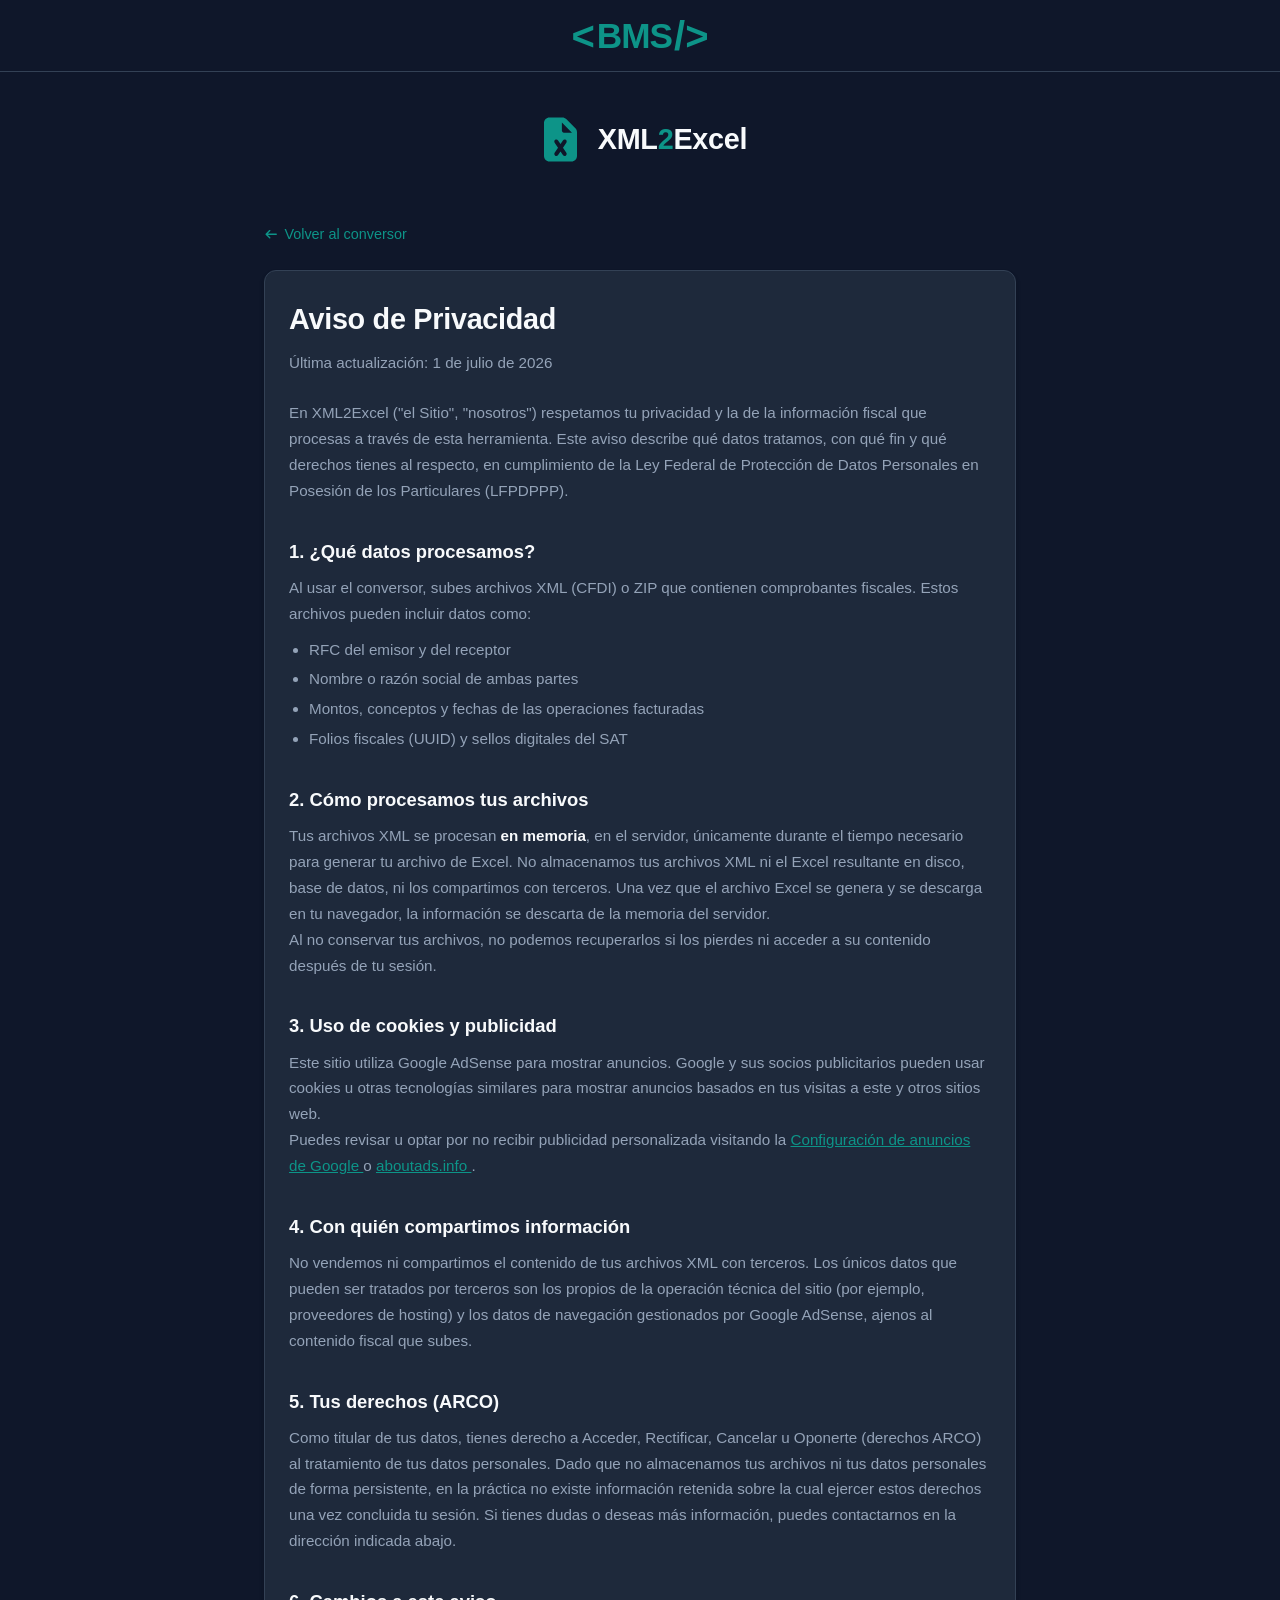
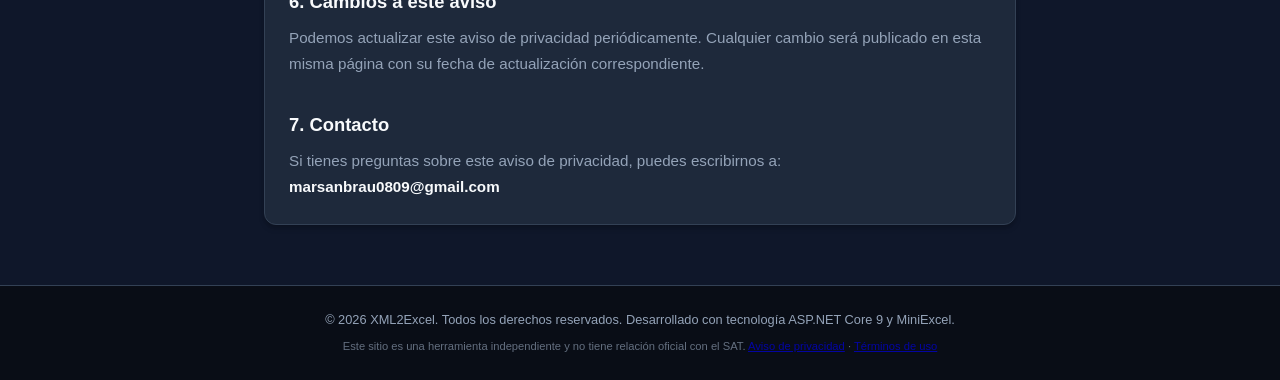
<file: Pages/privacidad.html>
<!DOCTYPE html>
<html lang="es">

<head>
    <meta charset="UTF-8">
    <meta name="viewport" content="width=device-width, initial-scale=1.0">
    <title>Aviso de Privacidad | XML2Excel</title>
    <meta name="description" content="Aviso de privacidad de XML2Excel, conversor de CFDI (XML del SAT) a Excel.">
    <link rel="canonical" href="https://tudominio.com/privacidad.html">

    <link rel="preconnect" href="https://fonts.googleapis.com">
    <link rel="preconnect" href="https://fonts.gstatic.com" crossorigin>

    <link rel="stylesheet" href="/CSS/main.css">
    <link rel="stylesheet" href="/CSS/termsandprivacy.css">

    </style>
</head>

<body>

    <header class="navbar">
        <a href="https://brus0809.github.io" class="logo">
            <span class="bracket">&lt;</span>
            <span class="letters">BMS</span>
            <span class="bracket">/&gt;</span>
        </a>
    </header>

    <div class="app-container">
        <header class="app-header">
            <div class="logo-area">

                <svg class="logo-icon" xmlns="http://www.w3.org/2000/svg" viewBox="0 0 640 640" aria-hidden="true">

                    <path fill="currentColor"
                        d="M128 128C128 92.7 156.7 64 192 64L341.5 64C358.5 64 374.8 70.7 386.8 82.7L493.3 189.3C505.3 201.3 512 217.6 512 234.6L512 512C512 547.3 483.3 576 448 576L192 576C156.7 576 128 547.3 128 512L128 128zM336 122.5L336 216C336 229.3 346.7 240 360 240L453.5 240L336 122.5zM292 330.7C284.6 319.7 269.7 316.7 258.7 324C247.7 331.3 244.7 346.3 252 357.3L291.2 416L252 474.7C244.6 485.7 247.6 500.6 258.7 508C269.8 515.4 284.6 512.4 292 501.3L320 459.3L348 501.3C355.4 512.3 370.3 515.3 381.3 508C392.3 500.7 395.3 485.7 388 474.7L348.8 416L388 357.3C395.4 346.3 392.4 331.4 381.3 324C370.2 316.6 355.4 319.6 348 330.7L320 372.7L292 330.7z" />
                </svg>

                <span class="logo-text">
                    XML<span class="accent-text">2</span>Excel
                </span>

            </div>
        </header>

        <main class="legal-container">
            <a href="/" class="back-link">
                <svg class="back-icon" xmlns="http://www.w3.org/2000/svg" viewBox="0 0 640 640" aria-hidden="true">

                    <path fill="currentColor"
                        d="M73.4 297.4C60.9 309.9 60.9 330.2 73.4 342.7L233.4 502.7C245.9 515.2 266.2 515.2 278.7 502.7C291.2 490.2 291.2 469.9 278.7 457.4L173.3 352L544 352C561.7 352 576 337.7 576 320C576 302.3 561.7 288 544 288L173.3 288L278.7 182.6C291.2 170.1 291.2 149.8 278.7 137.3C266.2 124.8 245.9 124.8 233.4 137.3L73.4 297.3z" />
                </svg>

                <span>Volver al conversor</span>
            </a>

            <div class="main-card">
                <h1>Aviso de Privacidad</h1>
                <p class="legal-updated">Última actualización: 1 de julio de 2026</p>

                <p>
                    En XML2Excel ("el Sitio", "nosotros") respetamos tu privacidad y la de la
                    información fiscal que procesas a través de esta herramienta. Este aviso
                    describe qué datos tratamos, con qué fin y qué derechos tienes al respecto,
                    en cumplimiento de la Ley Federal de Protección de Datos Personales en
                    Posesión de los Particulares (LFPDPPP).
                </p>

                <h2>1. ¿Qué datos procesamos?</h2>
                <p>
                    Al usar el conversor, subes archivos XML (CFDI) o ZIP que contienen
                    comprobantes fiscales. Estos archivos pueden incluir datos como:
                </p>
                <ul>
                    <li>RFC del emisor y del receptor</li>
                    <li>Nombre o razón social de ambas partes</li>
                    <li>Montos, conceptos y fechas de las operaciones facturadas</li>
                    <li>Folios fiscales (UUID) y sellos digitales del SAT</li>
                </ul>

                <h2>2. Cómo procesamos tus archivos</h2>
                <p>
                    Tus archivos XML se procesan <strong>en memoria</strong>, en el servidor,
                    únicamente durante el tiempo necesario para generar tu archivo de Excel.
                    No almacenamos tus archivos XML ni el Excel resultante en disco, base de
                    datos, ni los compartimos con terceros. Una vez que el archivo Excel se
                    genera y se descarga en tu navegador, la información se descarta de la
                    memoria del servidor.
                </p>
                <p>
                    Al no conservar tus archivos, no podemos recuperarlos si los pierdes ni
                    acceder a su contenido después de tu sesión.
                </p>

                <h2>3. Uso de cookies y publicidad</h2>
                <p>
                    Este sitio utiliza Google AdSense para mostrar anuncios. Google y sus
                    socios publicitarios pueden usar cookies u otras tecnologías similares
                    para mostrar anuncios basados en tus visitas a este y otros sitios web.
                </p>
                <p>
                    Puedes revisar u optar por no recibir publicidad personalizada visitando
                    la
                    <a href="https://adssettings.google.com" target="_blank" rel="noopener noreferrer">
                        Configuración de anuncios de Google
                    </a>
                    o
                    <a href="https://www.aboutads.info/choices/" target="_blank" rel="noopener noreferrer">
                        aboutads.info
                    </a>.
                </p>

                <h2>4. Con quién compartimos información</h2>
                <p>
                    No vendemos ni compartimos el contenido de tus archivos XML con terceros.
                    Los únicos datos que pueden ser tratados por terceros son los propios de
                    la operación técnica del sitio (por ejemplo, proveedores de hosting) y
                    los datos de navegación gestionados por Google AdSense, ajenos al
                    contenido fiscal que subes.
                </p>

                <h2>5. Tus derechos (ARCO)</h2>
                <p>
                    Como titular de tus datos, tienes derecho a Acceder, Rectificar, Cancelar
                    u Oponerte (derechos ARCO) al tratamiento de tus datos personales. Dado
                    que no almacenamos tus archivos ni tus datos personales de forma
                    persistente, en la práctica no existe información retenida sobre la cual
                    ejercer estos derechos una vez concluida tu sesión. Si tienes dudas o
                    deseas más información, puedes contactarnos en la dirección indicada
                    abajo.
                </p>

                <h2>6. Cambios a este aviso</h2>
                <p>
                    Podemos actualizar este aviso de privacidad periódicamente. Cualquier
                    cambio será publicado en esta misma página con su fecha de actualización
                    correspondiente.
                </p>

                <h2>7. Contacto</h2>
                <p>
                    Si tienes preguntas sobre este aviso de privacidad, puedes escribirnos a:
                    <strong>marsanbrau0809@gmail.com</strong>
                </p>
            </div>
        </main>
    </div>

    <!-- Footer Section -->
    <footer class="app-footer">
        <div class="footer-content">
            <p>&copy; 2026 XML2Excel. Todos los derechos reservados. Desarrollado con tecnología ASP.NET Core 9 y
                MiniExcel.</p>
            <p class="footer-disclaimer">
                Este sitio es una herramienta independiente y no tiene relación oficial con el SAT.
                <a href="/Pages/privacidad.html">Aviso de privacidad</a> · <a href="/Pages/terminos.html">Términos de
                    uso</a>
            </p>
        </div>
    </footer>

</body>

</html>
</file>
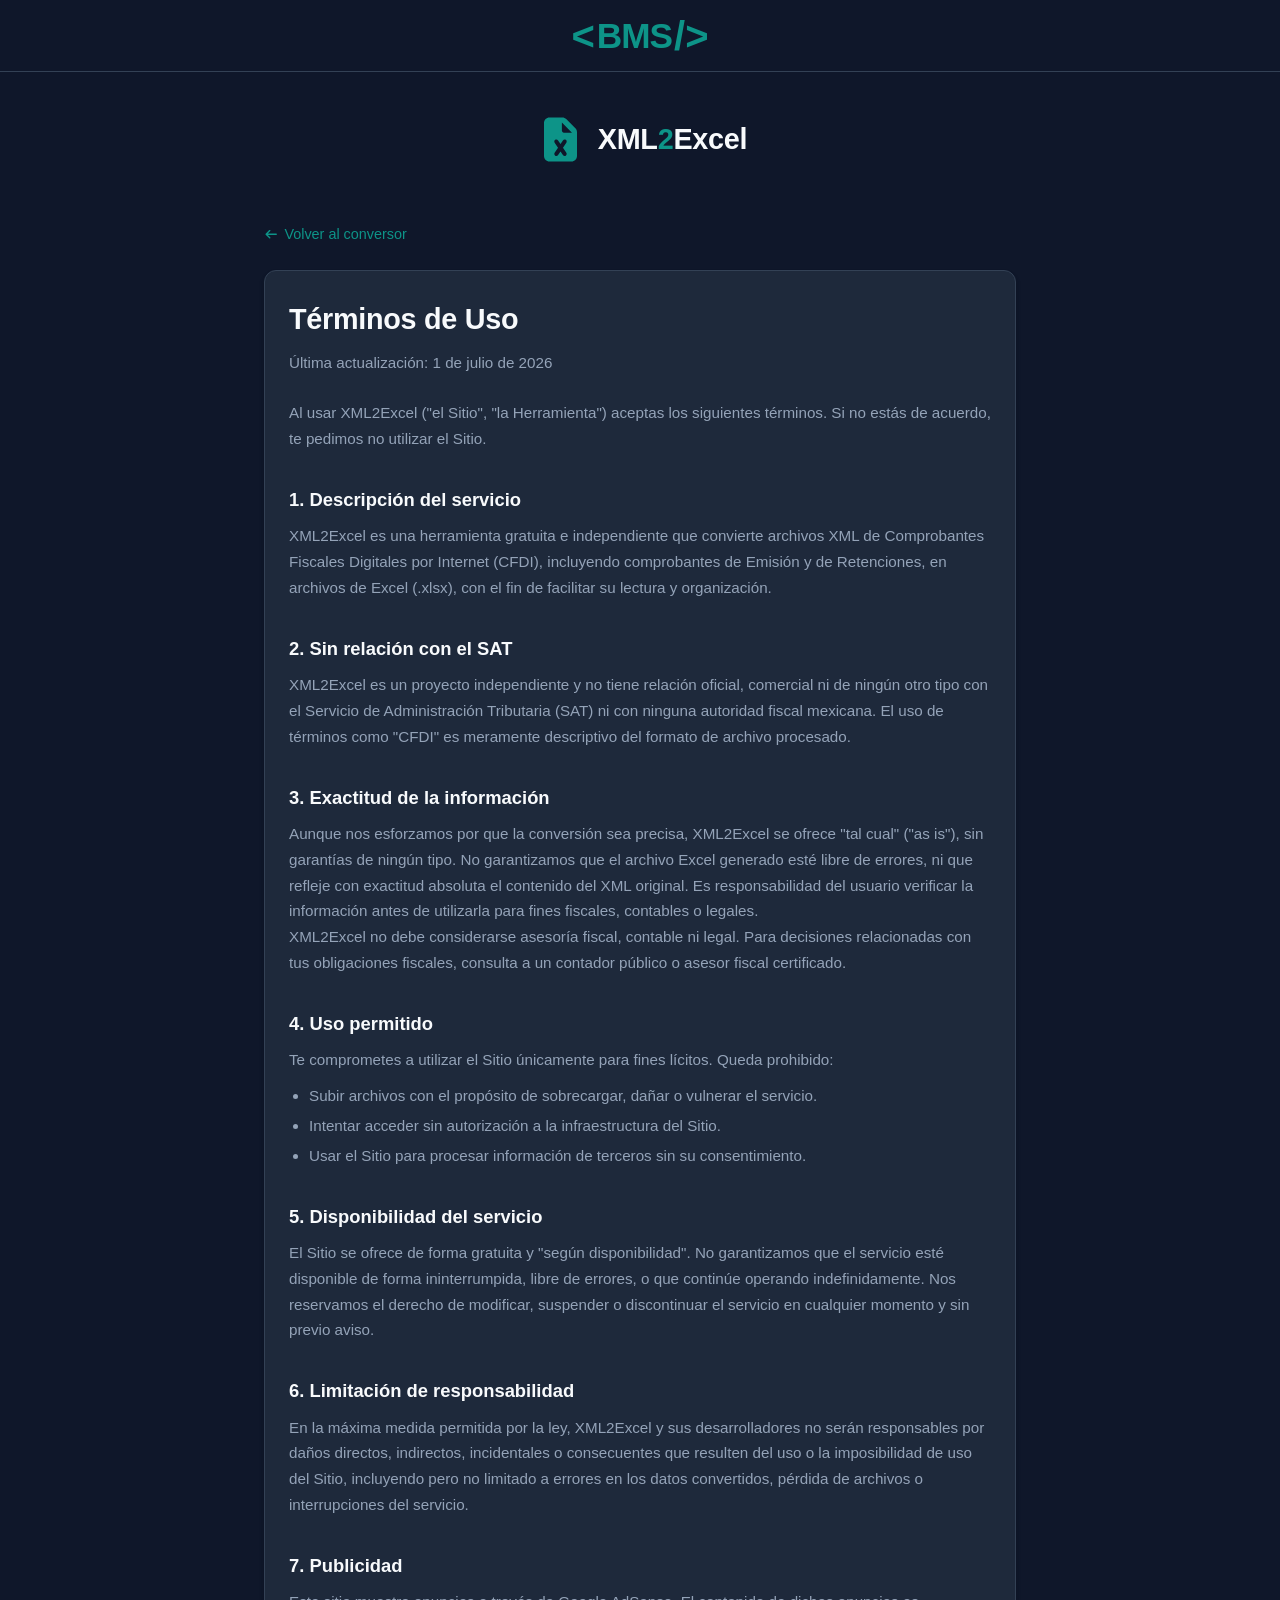
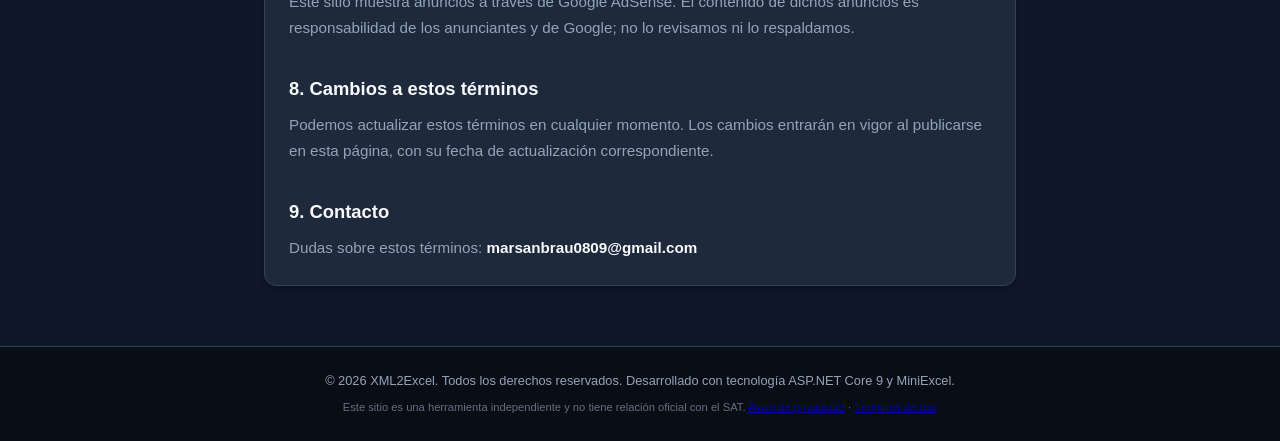
<file: Pages/terminos.html>
<!DOCTYPE html>
<html lang="es">

<head>
    <meta charset="UTF-8">
    <meta name="viewport" content="width=device-width, initial-scale=1.0">
    <title>Términos de Uso | XML2Excel</title>
    <meta name="description" content="Términos de uso de XML2Excel, conversor de CFDI (XML del SAT) a Excel.">

    <link rel="preconnect" href="https://fonts.googleapis.com">
    <link rel="preconnect" href="https://fonts.gstatic.com" crossorigin>

    <link rel="stylesheet" href="/CSS/main.css">
    <link rel="stylesheet" href="/CSS/termsandprivacy.css">
</head>

<body>

    <header class="navbar">
        <a href="https://brus0809.github.io" class="logo">
            <span class="bracket">&lt;</span>
            <span class="letters">BMS</span>
            <span class="bracket">/&gt;</span>
        </a>
    </header>

    <div class="app-container">
        <header class="app-header">
            <div class="logo-area">

                <svg class="logo-icon" xmlns="http://www.w3.org/2000/svg" viewBox="0 0 640 640" aria-hidden="true">

                    <path fill="currentColor"
                        d="M128 128C128 92.7 156.7 64 192 64L341.5 64C358.5 64 374.8 70.7 386.8 82.7L493.3 189.3C505.3 201.3 512 217.6 512 234.6L512 512C512 547.3 483.3 576 448 576L192 576C156.7 576 128 547.3 128 512L128 128zM336 122.5L336 216C336 229.3 346.7 240 360 240L453.5 240L336 122.5zM292 330.7C284.6 319.7 269.7 316.7 258.7 324C247.7 331.3 244.7 346.3 252 357.3L291.2 416L252 474.7C244.6 485.7 247.6 500.6 258.7 508C269.8 515.4 284.6 512.4 292 501.3L320 459.3L348 501.3C355.4 512.3 370.3 515.3 381.3 508C392.3 500.7 395.3 485.7 388 474.7L348.8 416L388 357.3C395.4 346.3 392.4 331.4 381.3 324C370.2 316.6 355.4 319.6 348 330.7L320 372.7L292 330.7z" />
                </svg>

                <span class="logo-text">
                    XML<span class="accent-text">2</span>Excel
                </span>

            </div>
        </header>

        <main class="legal-container">
            <a href="/" class="back-link">
                <svg class="back-icon" xmlns="http://www.w3.org/2000/svg" viewBox="0 0 640 640" aria-hidden="true">

                    <path fill="currentColor"
                        d="M73.4 297.4C60.9 309.9 60.9 330.2 73.4 342.7L233.4 502.7C245.9 515.2 266.2 515.2 278.7 502.7C291.2 490.2 291.2 469.9 278.7 457.4L173.3 352L544 352C561.7 352 576 337.7 576 320C576 302.3 561.7 288 544 288L173.3 288L278.7 182.6C291.2 170.1 291.2 149.8 278.7 137.3C266.2 124.8 245.9 124.8 233.4 137.3L73.4 297.3z" />
                </svg>

                <span>Volver al conversor</span>
            </a>

            <div class="main-card">
                <h1>Términos de Uso</h1>
                <p class="legal-updated">Última actualización: 1 de julio de 2026</p>

                <p>
                    Al usar XML2Excel ("el Sitio", "la Herramienta") aceptas los siguientes
                    términos. Si no estás de acuerdo, te pedimos no utilizar el Sitio.
                </p>

                <h2>1. Descripción del servicio</h2>
                <p>
                    XML2Excel es una herramienta gratuita e independiente que convierte
                    archivos XML de Comprobantes Fiscales Digitales por Internet (CFDI),
                    incluyendo comprobantes de Emisión y de Retenciones, en archivos de
                    Excel (.xlsx), con el fin de facilitar su lectura y organización.
                </p>

                <h2>2. Sin relación con el SAT</h2>
                <p>
                    XML2Excel es un proyecto independiente y no tiene relación oficial,
                    comercial ni de ningún otro tipo con el Servicio de Administración
                    Tributaria (SAT) ni con ninguna autoridad fiscal mexicana. El uso de
                    términos como "CFDI" es meramente descriptivo del formato de archivo
                    procesado.
                </p>

                <h2>3. Exactitud de la información</h2>
                <p>
                    Aunque nos esforzamos por que la conversión sea precisa, XML2Excel se
                    ofrece "tal cual" ("as is"), sin garantías de ningún tipo. No garantizamos
                    que el archivo Excel generado esté libre de errores, ni que refleje con
                    exactitud absoluta el contenido del XML original. Es responsabilidad del
                    usuario verificar la información antes de utilizarla para fines fiscales,
                    contables o legales.
                </p>
                <p>
                    XML2Excel no debe considerarse asesoría fiscal, contable ni legal. Para
                    decisiones relacionadas con tus obligaciones fiscales, consulta a un
                    contador público o asesor fiscal certificado.
                </p>

                <h2>4. Uso permitido</h2>
                <p>Te comprometes a utilizar el Sitio únicamente para fines lícitos. Queda prohibido:</p>
                <ul>
                    <li>Subir archivos con el propósito de sobrecargar, dañar o vulnerar el servicio.</li>
                    <li>Intentar acceder sin autorización a la infraestructura del Sitio.</li>
                    <li>Usar el Sitio para procesar información de terceros sin su consentimiento.</li>
                </ul>

                <h2>5. Disponibilidad del servicio</h2>
                <p>
                    El Sitio se ofrece de forma gratuita y "según disponibilidad". No
                    garantizamos que el servicio esté disponible de forma ininterrumpida,
                    libre de errores, o que continúe operando indefinidamente. Nos reservamos
                    el derecho de modificar, suspender o discontinuar el servicio en
                    cualquier momento y sin previo aviso.
                </p>

                <h2>6. Limitación de responsabilidad</h2>
                <p>
                    En la máxima medida permitida por la ley, XML2Excel y sus desarrolladores
                    no serán responsables por daños directos, indirectos, incidentales o
                    consecuentes que resulten del uso o la imposibilidad de uso del Sitio,
                    incluyendo pero no limitado a errores en los datos convertidos, pérdida
                    de archivos o interrupciones del servicio.
                </p>

                <h2>7. Publicidad</h2>
                <p>
                    Este sitio muestra anuncios a través de Google AdSense. El contenido de
                    dichos anuncios es responsabilidad de los anunciantes y de Google; no
                    lo revisamos ni lo respaldamos.
                </p>

                <h2>8. Cambios a estos términos</h2>
                <p>
                    Podemos actualizar estos términos en cualquier momento. Los cambios
                    entrarán en vigor al publicarse en esta página, con su fecha de
                    actualización correspondiente.
                </p>

                <h2>9. Contacto</h2>
                <p>
                    Dudas sobre estos términos: <strong>marsanbrau0809@gmail.com</strong>
                </p>
            </div>
        </main>
    </div>

    <!-- Footer Section -->
    <footer class="app-footer">
        <div class="footer-content">
            <p>&copy; 2026 XML2Excel. Todos los derechos reservados. Desarrollado con tecnología ASP.NET Core 9 y
                MiniExcel.</p>
            <p class="footer-disclaimer">
                Este sitio es una herramienta independiente y no tiene relación oficial con el SAT.
                <a href="/Pages/privacidad.html">Aviso de privacidad</a> · <a href="/Pages/terminos.html">Términos de
                    uso</a>
            </p>
        </div>
    </footer>

</body>

</html>
</file>
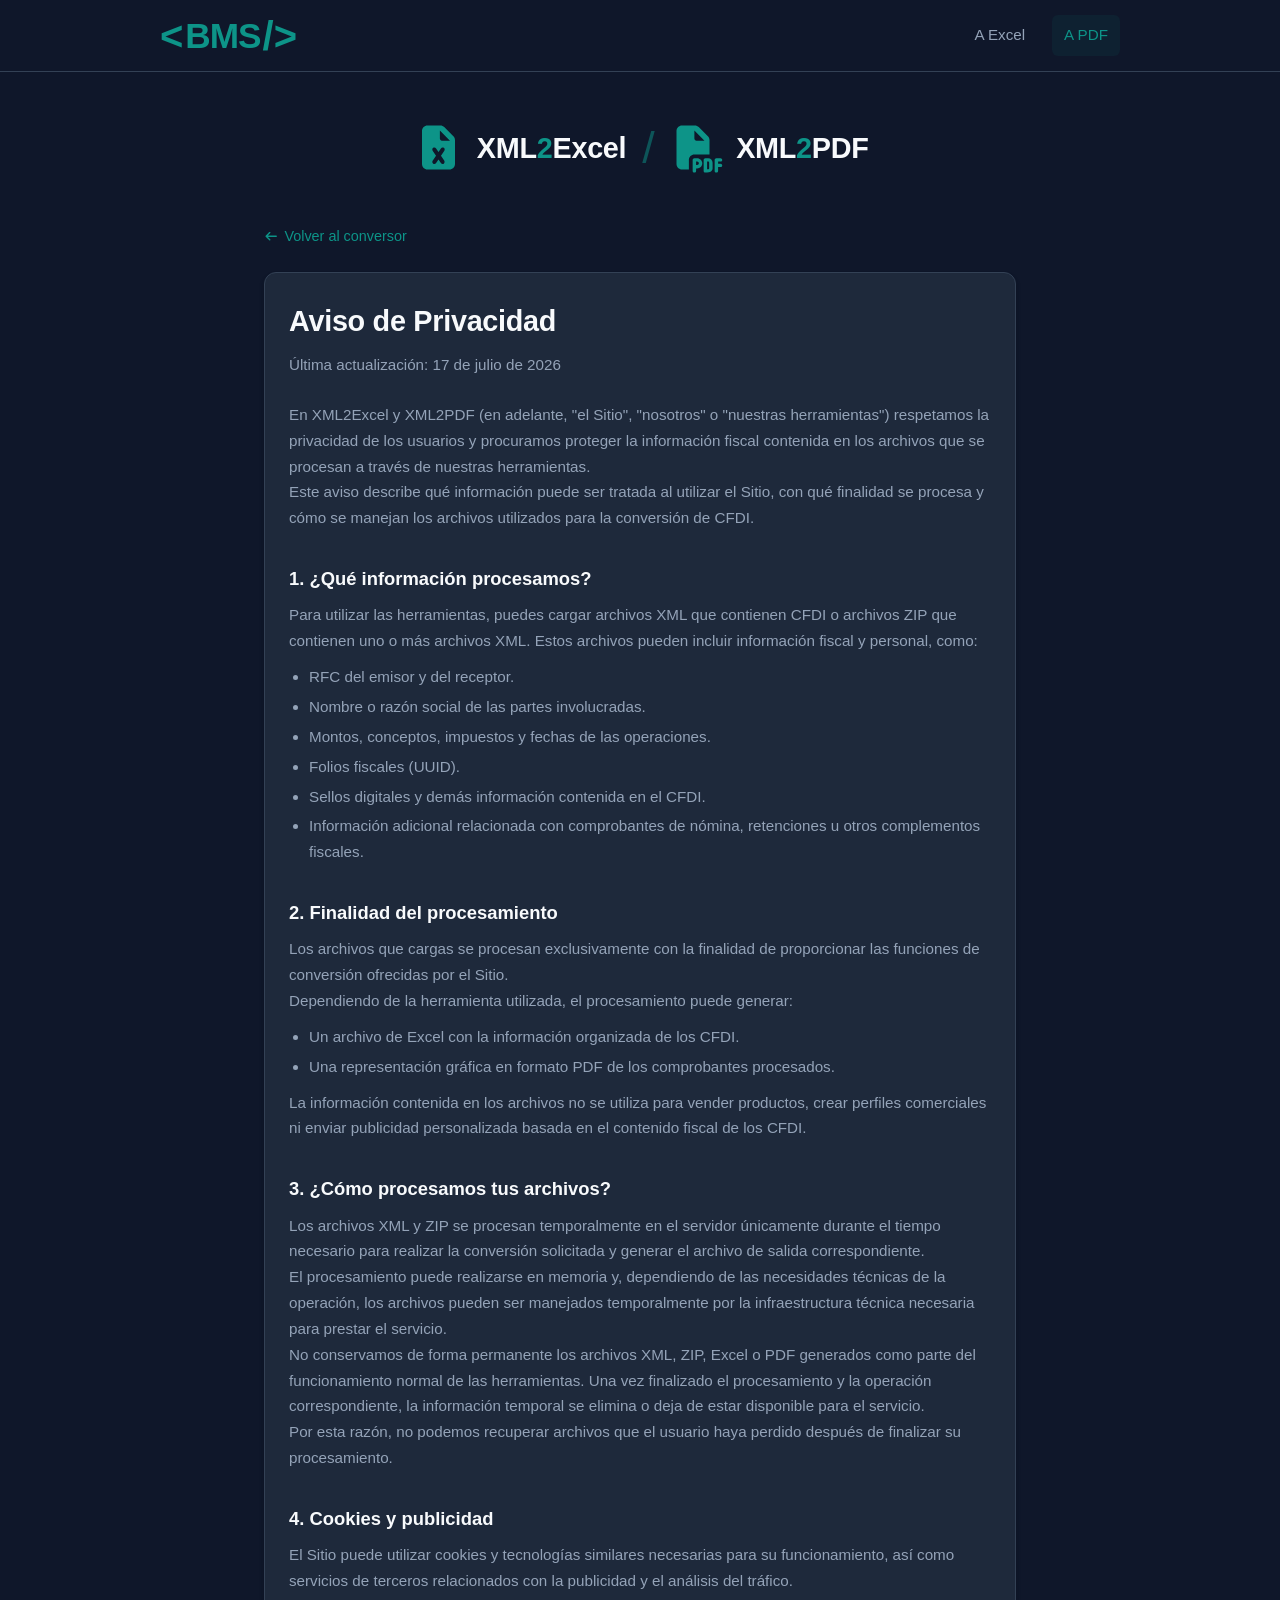
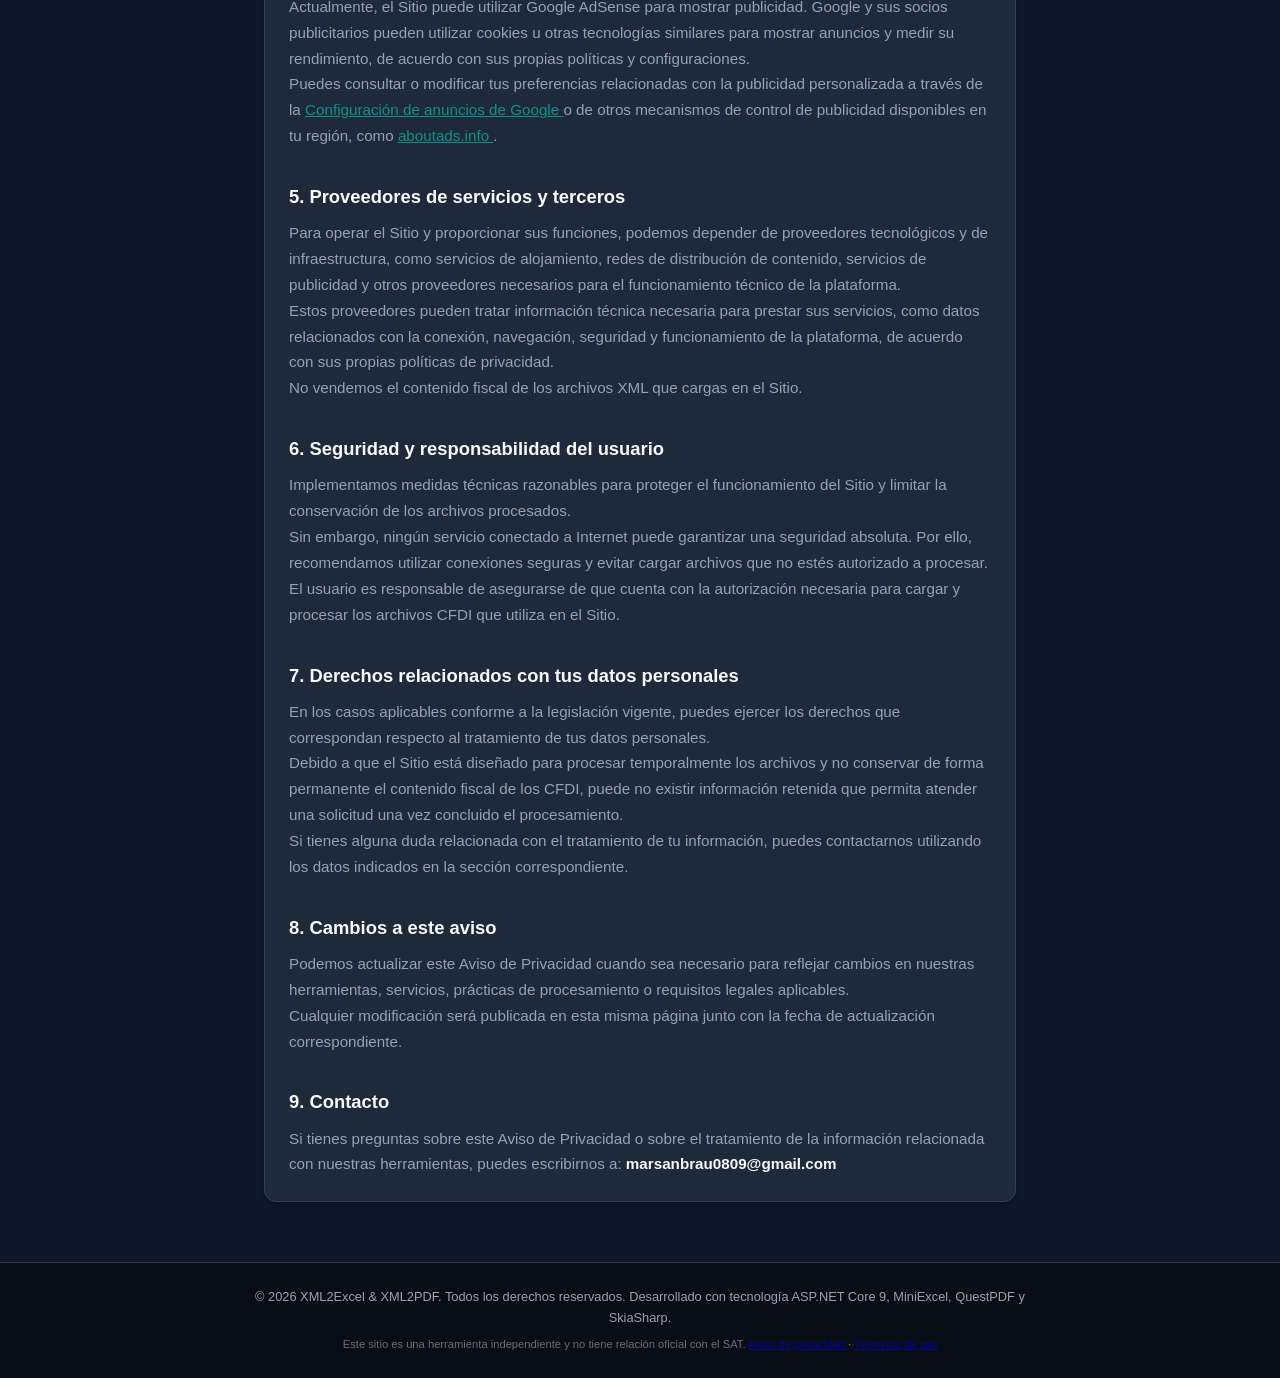
<file: Pages/Privacidad/privacidad.html>
<!DOCTYPE html>

<html lang="es">

<head>
    <meta charset="UTF-8">
    <meta name="viewport" content="width=device-width, initial-scale=1.0">
    <title>Aviso de Privacidad | XML2Excel y XML2PDF</title>
    <meta name="description"
        content="Aviso de privacidad de las herramientas XML2Excel y XML2PDF para el procesamiento de archivos CFDI.">
    <link rel="canonical" href="https://tudominio.com/privacidad.html">


    <link rel="stylesheet" href="../../CSS/main.css">
    <link rel="stylesheet" href="../../CSS/termsandprivacy.css">

    <!-- Favicons -->
    <link rel="icon" href="../../favicon/favicon.ico" sizes="any">
    <link rel="icon" type="image/svg+xml" href="../../favicon/favicon.svg">
    <link rel="apple-touch-icon" href="../../favicon/apple-touch-icon.png">
    <link rel="icon" type="image/png" sizes="192x192" href="../../favicon/android-chrome-192x192.png">
    <link rel="icon" type="image/png" sizes="512x512" href="../../favicon/android-chrome-512x512.png">

</head>

<body>

    <header class="navbar">
        <div class="navbar-container">
            <a href="https://brus0809.github.io" class="logo" target="_blank" rel="noopener noreferrer">

                <span class="bracket">&lt;</span>
                <span class="letters">BMS</span>
                <span class="bracket">/&gt;</span>
            </a>

            <nav class="nav-links">
                <a href="../../index.html" class="nav-link">A Excel</a>
                <a href="../PDF/index.html" class="nav-link active">A PDF</a>
            </nav>
        </div>
    </header>

    <div class="app-container">

        <header class="app-header">
            <div class="tools-logo-area">

                <!-- XML2Excel -->
                <div class="tool-logo">

                    <svg class="logo-icon" xmlns="http://www.w3.org/2000/svg" viewBox="0 0 640 640" aria-hidden="true">

                        <path fill="currentColor"
                            d="M128 128C128 92.7 156.7 64 192 64L341.5 64C358.5 64 374.8 70.7 386.8 82.7L493.3 189.3C505.3 201.3 512 217.6 512 234.6L512 512C512 547.3 483.3 576 448 576L192 576C156.7 576 128 547.3 128 512L128 128zM336 122.5L336 216C336 229.3 346.7 240 360 240L453.5 240L336 122.5zM292 330.7C284.6 319.7 269.7 316.7 258.7 324C247.7 331.3 244.7 346.3 252 357.3L291.2 416L252 474.7C244.6 485.7 247.6 500.6 258.7 508C269.8 515.4 284.6 512.4 292 501.3L320 459.3L348 501.3C355.4 512.3 370.3 515.3 381.3 508C392.3 500.7 392.3 485.8 388 474.7L348.8 416L388 357.3C395.4 346.3 392.4 331.4 381.3 324C370.2 316.6 355.3 319.6 348 330.7L320 372.7L292 330.7z" />

                    </svg>

                    <span class="logo-text">
                        XML<span class="accent-text">2</span>Excel
                    </span>

                </div>

                <!-- Separador -->
                <span class="logo-separator" aria-hidden="true">/</span>

                <!-- XML2PDF -->
                <div class="tool-logo">

                    <svg class="logo-icon" xmlns="http://www.w3.org/2000/svg" viewBox="0 0 640 640" aria-hidden="true">

                        <path fill="currentColor"
                            d="M128 64C92.7 64 64 92.7 64 128L64 512C64 547.3 92.7 576 128 576L208 576L208 464C208 428.7 236.7 400 272 400L448 400L448 234.5C448 217.5 441.3 201.2 429.3 189.2L322.7 82.7C310.7 70.7 294.5 64 277.5 64L128 64zM389.5 240L296 240C282.7 240 272 229.3 272 216L272 122.5L389.5 240zM272 444C261 444 252 453 252 464L252 592C252 603 261 612 272 612C283 612 292 603 292 592L292 564L304 564C337.1 564 364 537.1 364 504C364 470.9 337.1 444 304 444L272 444zM304 524L292 524L292 484L304 484C315 484 324 493 324 504C324 515 315 524 304 524zM400 444C389 444 380 453 380 464L380 592C380 603 389 612 400 612C460.7 612 484 588.7 484 560L484 496C484 467.3 460.7 444 432 444L400 444zM420 572L420 484L432 484C438.6 484 444 489.4 444 496L444 560C444 566.6 438.6 572 432 572L420 572zM508 464L508 592C508 603 517 612 528 612C539 612 548 603 548 592L548 548L576 548C587 548 596 539 596 528C596 517 587 508 576 508L548 508L548 484L576 484C587 484 596 475 596 464C596 453 587 444 576 444L528 444C517 444 508 453 508 464z" />

                    </svg>

                    <span class="logo-text">
                        XML<span class="accent-text">2</span>PDF
                    </span>

                </div>

            </div>
        </header>

        <main class="legal-container">

            <a href="#" class="back-link" onclick="history.back(); return false;">
                <svg class="back-icon" xmlns="http://www.w3.org/2000/svg" viewBox="0 0 640 640" aria-hidden="true">

                    <path fill="currentColor"
                        d="M73.4 297.4C60.9 309.9 60.9 330.2 73.4 342.7L233.4 502.7C245.9 515.2 266.2 515.2 278.7 502.7C291.2 490.2 291.2 469.9 278.7 457.4L173.3 352L544 352C561.7 352 576 337.7 576 320C576 302.3 561.7 288 544 288L173.3 288L278.7 182.6C291.2 170.1 291.2 149.8 278.7 137.3C266.2 124.8 245.9 124.8 233.4 137.3L73.4 297.3z" />
                </svg>

                <span>Volver al conversor</span>
            </a>

            <div class="main-card">

                <h1>Aviso de Privacidad</h1>

                <p class="legal-updated">
                    Última actualización: 17 de julio de 2026
                </p>

                <p>
                    En XML2Excel y XML2PDF (en adelante, "el Sitio", "nosotros" o
                    "nuestras herramientas") respetamos la privacidad de los usuarios y
                    procuramos proteger la información fiscal contenida en los archivos
                    que se procesan a través de nuestras herramientas.
                </p>

                <p>
                    Este aviso describe qué información puede ser tratada al utilizar el
                    Sitio, con qué finalidad se procesa y cómo se manejan los archivos
                    utilizados para la conversión de CFDI.
                </p>

                <h2>1. ¿Qué información procesamos?</h2>

                <p>
                    Para utilizar las herramientas, puedes cargar archivos XML que
                    contienen CFDI o archivos ZIP que contienen uno o más archivos XML.
                    Estos archivos pueden incluir información fiscal y personal, como:
                </p>

                <ul>
                    <li>RFC del emisor y del receptor.</li>
                    <li>Nombre o razón social de las partes involucradas.</li>
                    <li>Montos, conceptos, impuestos y fechas de las operaciones.</li>
                    <li>Folios fiscales (UUID).</li>
                    <li>Sellos digitales y demás información contenida en el CFDI.</li>
                    <li>Información adicional relacionada con comprobantes de nómina,
                        retenciones u otros complementos fiscales.</li>
                </ul>

                <h2>2. Finalidad del procesamiento</h2>

                <p>
                    Los archivos que cargas se procesan exclusivamente con la finalidad
                    de proporcionar las funciones de conversión ofrecidas por el Sitio.
                </p>

                <p>
                    Dependiendo de la herramienta utilizada, el procesamiento puede
                    generar:
                </p>

                <ul>
                    <li>Un archivo de Excel con la información organizada de los CFDI.</li>
                    <li>Una representación gráfica en formato PDF de los comprobantes
                        procesados.</li>
                </ul>

                <p>
                    La información contenida en los archivos no se utiliza para vender
                    productos, crear perfiles comerciales ni enviar publicidad
                    personalizada basada en el contenido fiscal de los CFDI.
                </p>

                <h2>3. ¿Cómo procesamos tus archivos?</h2>

                <p>
                    Los archivos XML y ZIP se procesan temporalmente en el servidor
                    únicamente durante el tiempo necesario para realizar la conversión
                    solicitada y generar el archivo de salida correspondiente.
                </p>

                <p>
                    El procesamiento puede realizarse en memoria y, dependiendo de las
                    necesidades técnicas de la operación, los archivos pueden ser
                    manejados temporalmente por la infraestructura técnica necesaria
                    para prestar el servicio.
                </p>

                <p>
                    No conservamos de forma permanente los archivos XML, ZIP, Excel o PDF
                    generados como parte del funcionamiento normal de las herramientas.
                    Una vez finalizado el procesamiento y la operación correspondiente,
                    la información temporal se elimina o deja de estar disponible para
                    el servicio.
                </p>

                <p>
                    Por esta razón, no podemos recuperar archivos que el usuario haya
                    perdido después de finalizar su procesamiento.
                </p>

                <h2>4. Cookies y publicidad</h2>

                <p>
                    El Sitio puede utilizar cookies y tecnologías similares necesarias
                    para su funcionamiento, así como servicios de terceros relacionados
                    con la publicidad y el análisis del tráfico.
                </p>

                <p>
                    Actualmente, el Sitio puede utilizar Google AdSense para mostrar
                    publicidad. Google y sus socios publicitarios pueden utilizar cookies
                    u otras tecnologías similares para mostrar anuncios y medir su
                    rendimiento, de acuerdo con sus propias políticas y configuraciones.
                </p>

                <p>
                    Puedes consultar o modificar tus preferencias relacionadas con la
                    publicidad personalizada a través de la
                    <a href="https://adssettings.google.com" target="_blank" rel="noopener noreferrer">
                        Configuración de anuncios de Google
                    </a>
                    o de otros mecanismos de control de publicidad disponibles en tu
                    región, como
                    <a href="https://www.aboutads.info/choices/" target="_blank" rel="noopener noreferrer">
                        aboutads.info
                    </a>.
                </p>

                <h2>5. Proveedores de servicios y terceros</h2>

                <p>
                    Para operar el Sitio y proporcionar sus funciones, podemos depender
                    de proveedores tecnológicos y de infraestructura, como servicios de
                    alojamiento, redes de distribución de contenido, servicios de
                    publicidad y otros proveedores necesarios para el funcionamiento
                    técnico de la plataforma.
                </p>

                <p>
                    Estos proveedores pueden tratar información técnica necesaria para
                    prestar sus servicios, como datos relacionados con la conexión,
                    navegación, seguridad y funcionamiento de la plataforma, de acuerdo
                    con sus propias políticas de privacidad.
                </p>

                <p>
                    No vendemos el contenido fiscal de los archivos XML que cargas en el
                    Sitio.
                </p>

                <h2>6. Seguridad y responsabilidad del usuario</h2>

                <p>
                    Implementamos medidas técnicas razonables para proteger el
                    funcionamiento del Sitio y limitar la conservación de los archivos
                    procesados.
                </p>

                <p>
                    Sin embargo, ningún servicio conectado a Internet puede garantizar
                    una seguridad absoluta. Por ello, recomendamos utilizar conexiones
                    seguras y evitar cargar archivos que no estés autorizado a procesar.
                </p>

                <p>
                    El usuario es responsable de asegurarse de que cuenta con la
                    autorización necesaria para cargar y procesar los archivos CFDI que
                    utiliza en el Sitio.
                </p>

                <h2>7. Derechos relacionados con tus datos personales</h2>

                <p>
                    En los casos aplicables conforme a la legislación vigente, puedes
                    ejercer los derechos que correspondan respecto al tratamiento de tus
                    datos personales.
                </p>

                <p>
                    Debido a que el Sitio está diseñado para procesar temporalmente los
                    archivos y no conservar de forma permanente el contenido fiscal de
                    los CFDI, puede no existir información retenida que permita atender
                    una solicitud una vez concluido el procesamiento.
                </p>

                <p>
                    Si tienes alguna duda relacionada con el tratamiento de tu
                    información, puedes contactarnos utilizando los datos indicados en
                    la sección correspondiente.
                </p>

                <h2>8. Cambios a este aviso</h2>

                <p>
                    Podemos actualizar este Aviso de Privacidad cuando sea necesario para
                    reflejar cambios en nuestras herramientas, servicios, prácticas de
                    procesamiento o requisitos legales aplicables.
                </p>

                <p>
                    Cualquier modificación será publicada en esta misma página junto con
                    la fecha de actualización correspondiente.
                </p>

                <h2>9. Contacto</h2>

                <p>
                    Si tienes preguntas sobre este Aviso de Privacidad o sobre el
                    tratamiento de la información relacionada con nuestras herramientas,
                    puedes escribirnos a:
                    <strong>marsanbrau0809@gmail.com</strong>
                </p>

            </div>
        </main>
    </div>

    <footer class="app-footer">

        <div class="footer-content">

            <p>
                &copy; 2026 XML2Excel & XML2PDF. Todos los derechos reservados.
                Desarrollado con tecnología ASP.NET Core 9, MiniExcel, QuestPDF y
                SkiaSharp.
            </p>

            <p class="footer-disclaimer">
                Este sitio es una herramienta independiente y no tiene relación oficial
                con el SAT.

                <a href="../../Pages/Privacidad/privacidad.html">
                    Aviso de privacidad
                </a>
                ·
                <a href="../../Pages/Terminos/terminos.html">
                    Términos de uso
                </a>
            </p>

        </div>

    </footer>

</body>

</html>
</file>
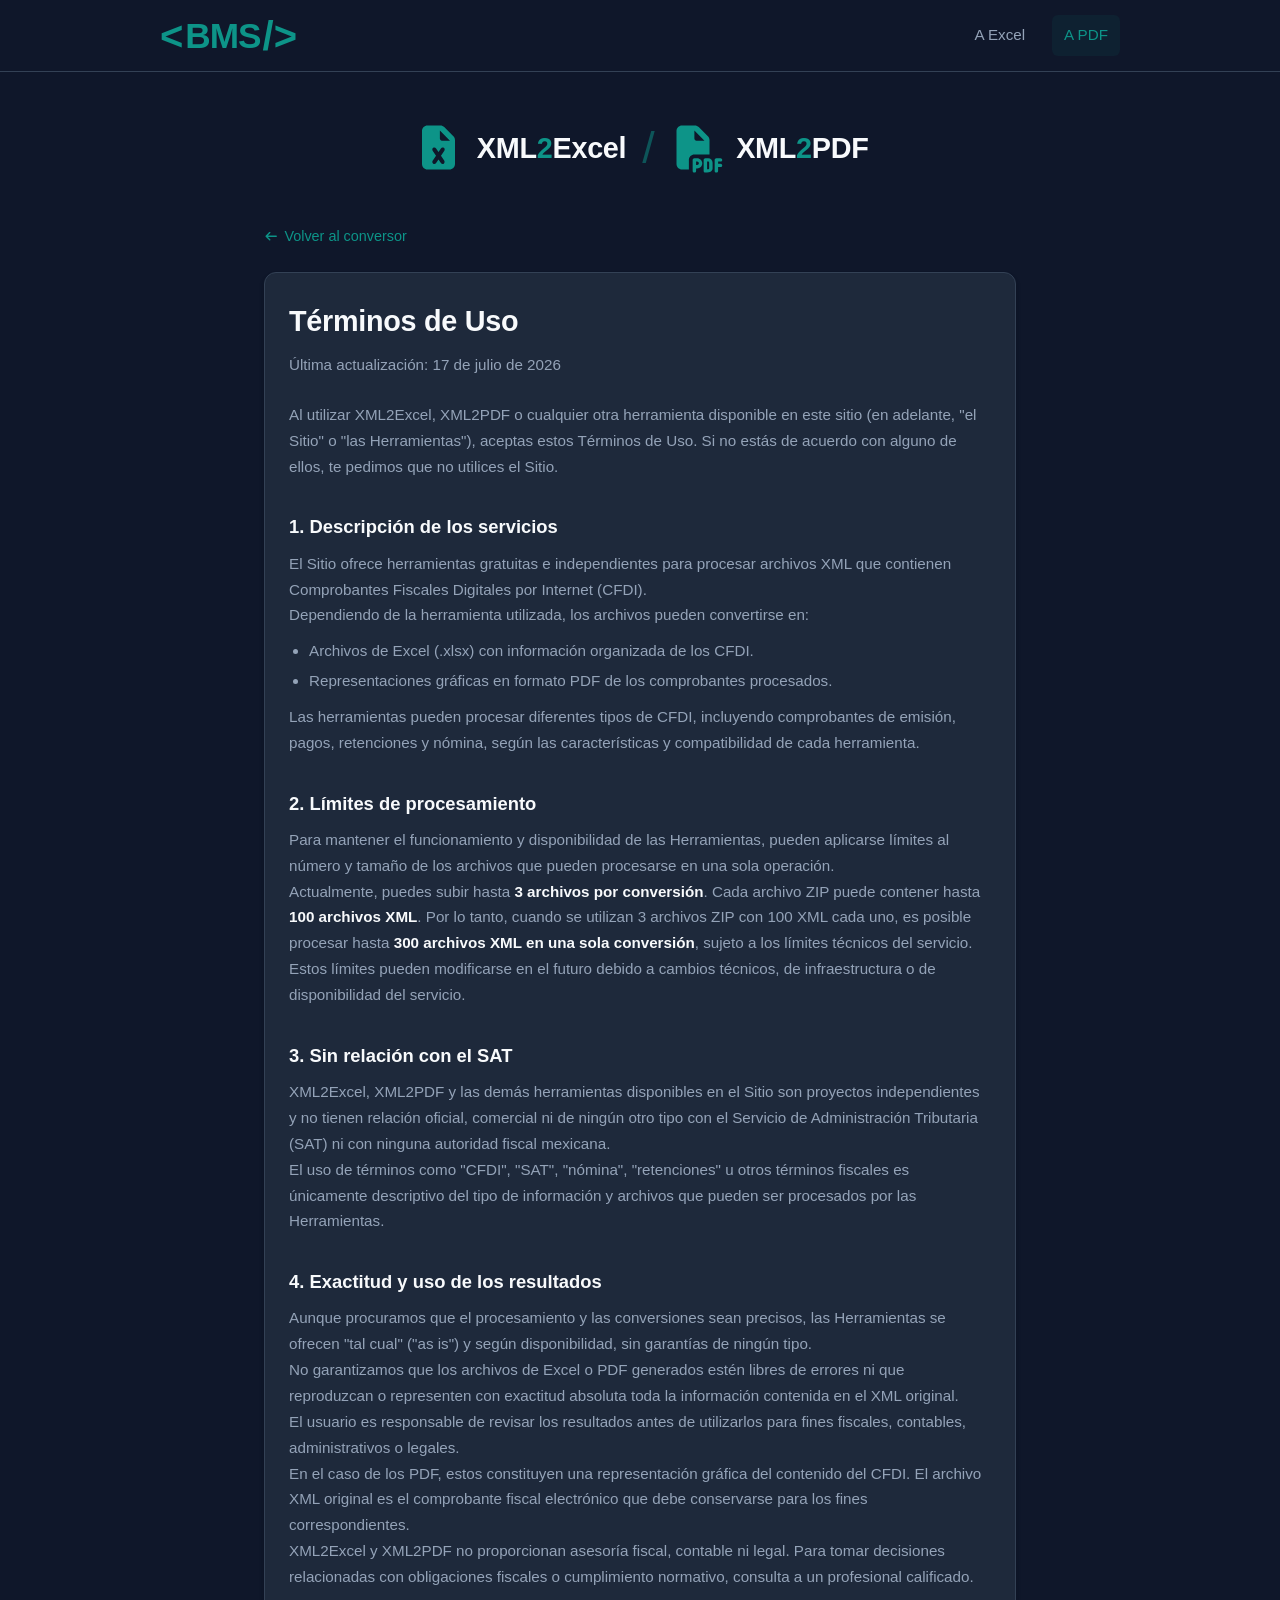
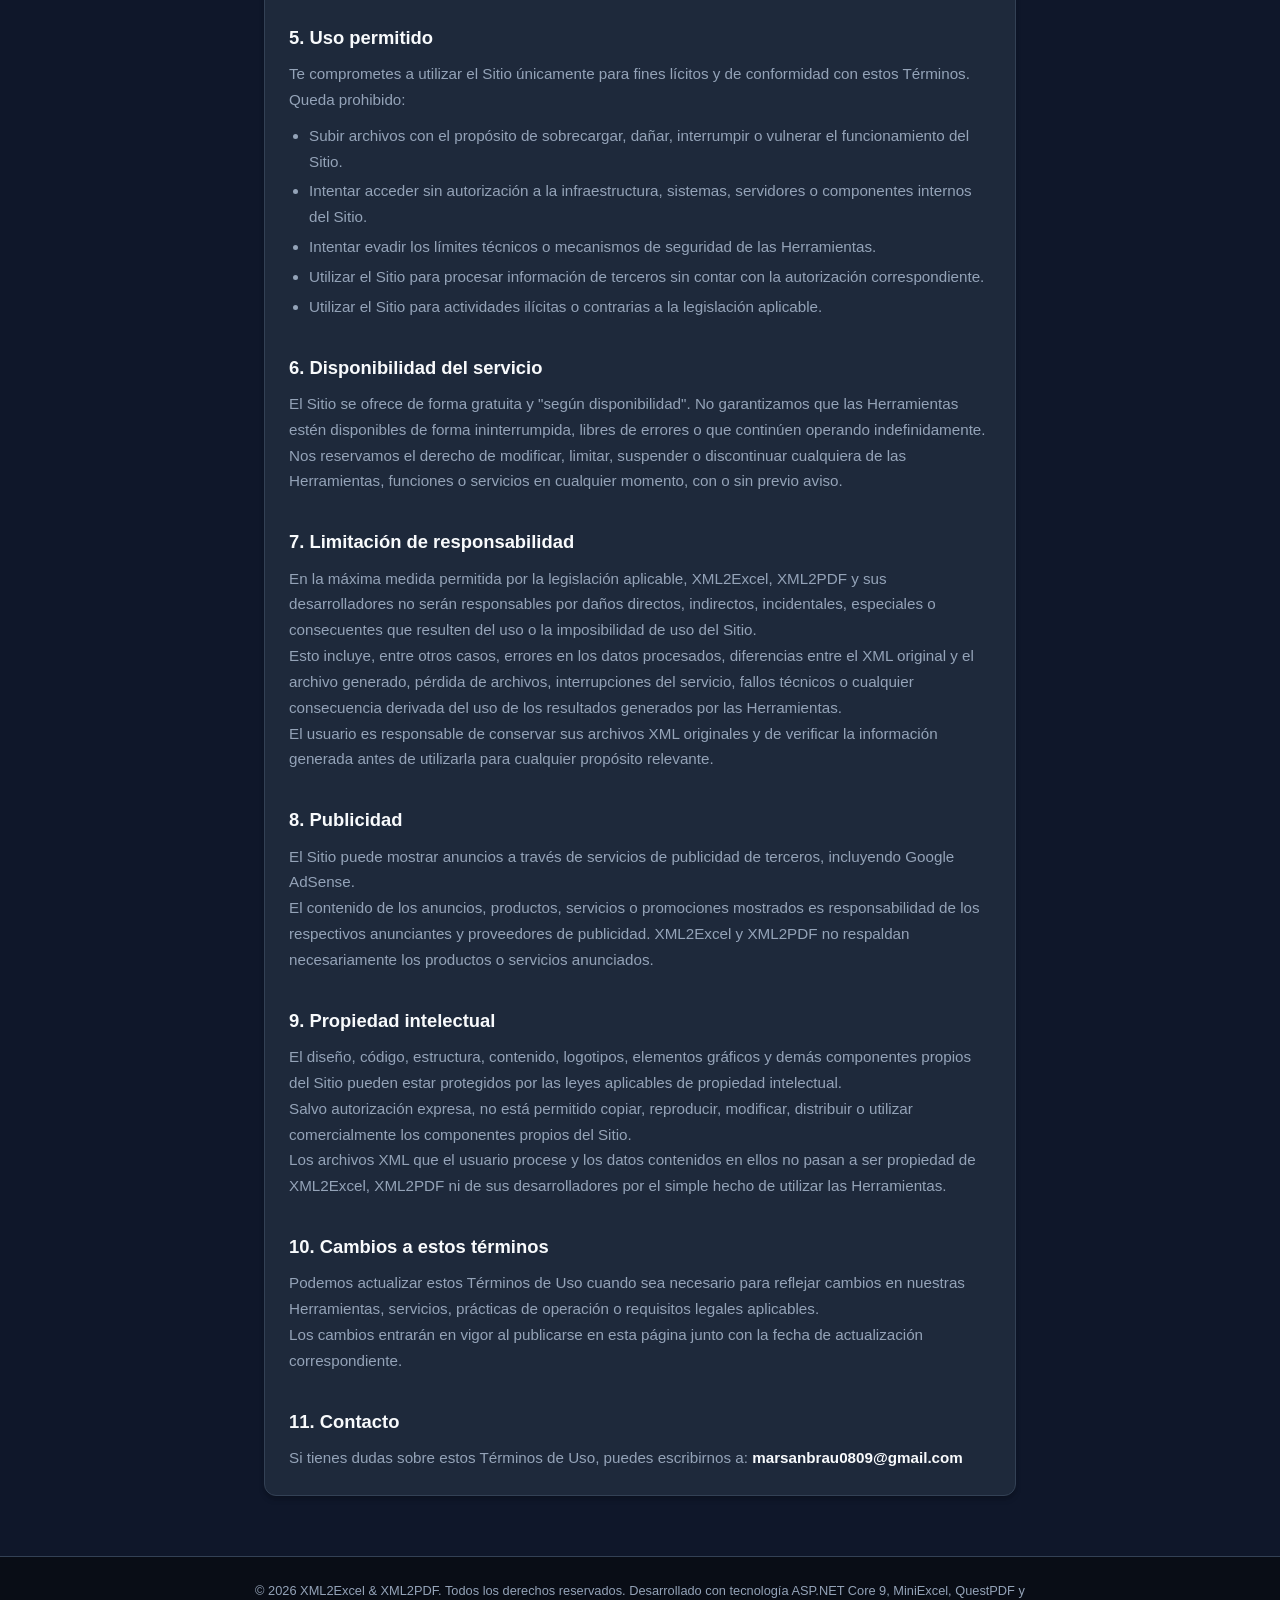
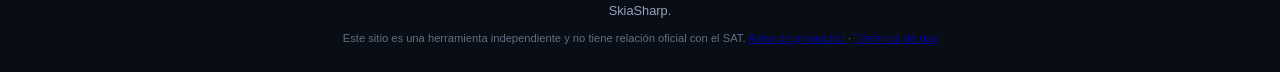
<file: Pages/Terminos/terminos.html>
<!DOCTYPE html>

<html lang="es">

<head>
    <meta charset="UTF-8">
    <meta name="viewport" content="width=device-width, initial-scale=1.0">

    <title>Términos de Uso | XML2Excel y XML2PDF</title>

    <meta name="description"
        content="Términos de uso de las herramientas XML2Excel y XML2PDF para el procesamiento y conversión de archivos CFDI.">

    <link rel="stylesheet" href="../../CSS/main.css">
    <link rel="stylesheet" href="../../CSS/termsandprivacy.css">

    <!-- Favicons -->
    <link rel="icon" href="../../favicon/favicon.ico" sizes="any">
    <link rel="icon" type="image/svg+xml" href="../../favicon/favicon.svg">
    <link rel="apple-touch-icon" href="../../favicon/apple-touch-icon.png">
    <link rel="icon" type="image/png" sizes="192x192" href="../../favicon/android-chrome-192x192.png">
    <link rel="icon" type="image/png" sizes="512x512" href="../../favicon/android-chrome-512x512.png">

</head>

<body>

    <header class="navbar">
        <div class="navbar-container">

            <a href="https://brus0809.github.io" class="logo" target="_blank" rel="noopener noreferrer">

                <span class="bracket">&lt;</span>
                <span class="letters">BMS</span>
                <span class="bracket">/&gt;</span>
            </a>

            <nav class="nav-links">
                <a href="../../index.html" class="nav-link">A Excel</a>
                <a href="../PDF/index.html" class="nav-link active">A PDF</a>
            </nav>

        </div>
    </header>

    <div class="app-container">

        <header class="app-header">
            <div class="tools-logo-area">

                <!-- XML2Excel -->
                <div class="tool-logo">

                    <svg class="logo-icon" xmlns="http://www.w3.org/2000/svg" viewBox="0 0 640 640" aria-hidden="true">

                        <path fill="currentColor"
                            d="M128 128C128 92.7 156.7 64 192 64L341.5 64C358.5 64 374.8 70.7 386.8 82.7L493.3 189.3C505.3 201.3 512 217.6 512 234.6L512 512C512 547.3 483.3 576 448 576L192 576C156.7 576 128 547.3 128 512L128 128zM336 122.5L336 216C336 229.3 346.7 240 360 240L453.5 240L336 122.5zM292 330.7C284.6 319.7 269.7 316.7 258.7 324C247.7 331.3 244.7 346.3 252 357.3L291.2 416L252 474.7C244.6 485.7 247.6 500.6 258.7 508C269.8 515.4 284.6 512.4 292 501.3L320 459.3L348 501.3C355.4 512.3 370.3 515.3 381.3 508C392.3 500.7 392.3 485.8 388 474.7L348.8 416L388 357.3C395.4 346.3 392.4 331.4 381.3 324C370.2 316.6 355.3 319.6 348 330.7L320 372.7L292 330.7z" />

                    </svg>

                    <span class="logo-text">
                        XML<span class="accent-text">2</span>Excel
                    </span>

                </div>

                <!-- Separador -->
                <span class="logo-separator" aria-hidden="true">/</span>

                <!-- XML2PDF -->
                <div class="tool-logo">

                    <svg class="logo-icon" xmlns="http://www.w3.org/2000/svg" viewBox="0 0 640 640" aria-hidden="true">

                        <path fill="currentColor"
                            d="M128 64C92.7 64 64 92.7 64 128L64 512C64 547.3 92.7 576 128 576L208 576L208 464C208 428.7 236.7 400 272 400L448 400L448 234.5C448 217.5 441.3 201.2 429.3 189.2L322.7 82.7C310.7 70.7 294.5 64 277.5 64L128 64zM389.5 240L296 240C282.7 240 272 229.3 272 216L272 122.5L389.5 240zM272 444C261 444 252 453 252 464L252 592C252 603 261 612 272 612C283 612 292 603 292 592L292 564L304 564C337.1 564 364 537.1 364 504C364 470.9 337.1 444 304 444L272 444zM304 524L292 524L292 484L304 484C315 484 324 493 324 504C324 515 315 524 304 524zM400 444C389 444 380 453 380 464L380 592C380 603 389 612 400 612C460.7 612 484 588.7 484 560L484 496C484 467.3 460.7 444 432 444L400 444zM420 572L420 484L432 484C438.6 484 444 489.4 444 496L444 560C444 566.6 438.6 572 432 572L420 572zM508 464L508 592C508 603 517 612 528 612C539 612 548 603 548 592L548 548L576 548C587 548 596 539 596 528C596 517 587 508 576 508L548 508L548 484L576 484C587 484 596 475 596 464C596 453 587 444 576 444L528 444C517 444 508 453 508 464z" />

                    </svg>

                    <span class="logo-text">
                        XML<span class="accent-text">2</span>PDF
                    </span>

                </div>

            </div>
        </header>

        <main class="legal-container">

            <a href="#" class="back-link" onclick="history.back(); return false;">

                <svg class="back-icon" xmlns="http://www.w3.org/2000/svg" viewBox="0 0 640 640" aria-hidden="true">

                    <path fill="currentColor"
                        d="M73.4 297.4C60.9 309.9 60.9 330.2 73.4 342.7L233.4 502.7C245.9 515.2 266.2 515.2 278.7 502.7C291.2 490.2 291.2 469.9 278.7 457.4L173.3 352L544 352C561.7 352 576 337.7 576 320C576 302.3 561.7 288 544 288L173.3 288L278.7 182.6C291.2 170.1 291.2 149.8 278.7 137.3C266.2 124.8 245.9 124.8 233.4 137.3L73.4 297.3z" />

                </svg>

                <span>Volver al conversor</span>

            </a>

            <div class="main-card">

                <h1>Términos de Uso</h1>

                <p class="legal-updated">
                    Última actualización: 17 de julio de 2026
                </p>

                <p>
                    Al utilizar XML2Excel, XML2PDF o cualquier otra herramienta disponible
                    en este sitio (en adelante, "el Sitio" o "las Herramientas"), aceptas
                    estos Términos de Uso. Si no estás de acuerdo con alguno de ellos, te
                    pedimos que no utilices el Sitio.
                </p>

                <h2>1. Descripción de los servicios</h2>

                <p>
                    El Sitio ofrece herramientas gratuitas e independientes para procesar
                    archivos XML que contienen Comprobantes Fiscales Digitales por Internet
                    (CFDI).
                </p>

                <p>
                    Dependiendo de la herramienta utilizada, los archivos pueden convertirse
                    en:
                </p>

                <ul>
                    <li>
                        Archivos de Excel (.xlsx) con información organizada de los CFDI.
                    </li>

                    <li>
                        Representaciones gráficas en formato PDF de los comprobantes
                        procesados.
                    </li>
                </ul>

                <p>
                    Las herramientas pueden procesar diferentes tipos de CFDI, incluyendo
                    comprobantes de emisión, pagos, retenciones y nómina, según las
                    características y compatibilidad de cada herramienta.
                </p>

                <h2>2. Límites de procesamiento</h2>

                <p>
                    Para mantener el funcionamiento y disponibilidad de las Herramientas,
                    pueden aplicarse límites al número y tamaño de los archivos que pueden
                    procesarse en una sola operación.
                </p>

                <p>
                    Actualmente, puedes subir hasta <strong>3 archivos por conversión</strong>.
                    Cada archivo ZIP puede contener hasta <strong>100 archivos XML</strong>.
                    Por lo tanto, cuando se utilizan 3 archivos ZIP con 100 XML cada uno,
                    es posible procesar hasta <strong>300 archivos XML en una sola
                        conversión</strong>, sujeto a los límites técnicos del servicio.
                </p>

                <p>
                    Estos límites pueden modificarse en el futuro debido a cambios técnicos,
                    de infraestructura o de disponibilidad del servicio.
                </p>

                <h2>3. Sin relación con el SAT</h2>

                <p>
                    XML2Excel, XML2PDF y las demás herramientas disponibles en el Sitio son
                    proyectos independientes y no tienen relación oficial, comercial ni de
                    ningún otro tipo con el Servicio de Administración Tributaria (SAT) ni
                    con ninguna autoridad fiscal mexicana.
                </p>

                <p>
                    El uso de términos como "CFDI", "SAT", "nómina", "retenciones" u otros
                    términos fiscales es únicamente descriptivo del tipo de información y
                    archivos que pueden ser procesados por las Herramientas.
                </p>

                <h2>4. Exactitud y uso de los resultados</h2>

                <p>
                    Aunque procuramos que el procesamiento y las conversiones sean precisos,
                    las Herramientas se ofrecen "tal cual" ("as is") y según disponibilidad,
                    sin garantías de ningún tipo.
                </p>

                <p>
                    No garantizamos que los archivos de Excel o PDF generados estén libres de
                    errores ni que reproduzcan o representen con exactitud absoluta toda la
                    información contenida en el XML original.
                </p>

                <p>
                    El usuario es responsable de revisar los resultados antes de utilizarlos
                    para fines fiscales, contables, administrativos o legales.
                </p>

                <p>
                    En el caso de los PDF, estos constituyen una representación gráfica del
                    contenido del CFDI. El archivo XML original es el comprobante fiscal
                    electrónico que debe conservarse para los fines correspondientes.
                </p>

                <p>
                    XML2Excel y XML2PDF no proporcionan asesoría fiscal, contable ni legal.
                    Para tomar decisiones relacionadas con obligaciones fiscales o
                    cumplimiento normativo, consulta a un profesional calificado.
                </p>

                <h2>5. Uso permitido</h2>

                <p>
                    Te comprometes a utilizar el Sitio únicamente para fines lícitos y de
                    conformidad con estos Términos. Queda prohibido:
                </p>

                <ul>
                    <li>
                        Subir archivos con el propósito de sobrecargar, dañar, interrumpir o
                        vulnerar el funcionamiento del Sitio.
                    </li>

                    <li>
                        Intentar acceder sin autorización a la infraestructura, sistemas,
                        servidores o componentes internos del Sitio.
                    </li>

                    <li>
                        Intentar evadir los límites técnicos o mecanismos de seguridad de
                        las Herramientas.
                    </li>

                    <li>
                        Utilizar el Sitio para procesar información de terceros sin contar
                        con la autorización correspondiente.
                    </li>

                    <li>
                        Utilizar el Sitio para actividades ilícitas o contrarias a la
                        legislación aplicable.
                    </li>
                </ul>

                <h2>6. Disponibilidad del servicio</h2>

                <p>
                    El Sitio se ofrece de forma gratuita y "según disponibilidad". No
                    garantizamos que las Herramientas estén disponibles de forma
                    ininterrumpida, libres de errores o que continúen operando
                    indefinidamente.
                </p>

                <p>
                    Nos reservamos el derecho de modificar, limitar, suspender o
                    discontinuar cualquiera de las Herramientas, funciones o servicios en
                    cualquier momento, con o sin previo aviso.
                </p>

                <h2>7. Limitación de responsabilidad</h2>

                <p>
                    En la máxima medida permitida por la legislación aplicable, XML2Excel,
                    XML2PDF y sus desarrolladores no serán responsables por daños directos,
                    indirectos, incidentales, especiales o consecuentes que resulten del
                    uso o la imposibilidad de uso del Sitio.
                </p>

                <p>
                    Esto incluye, entre otros casos, errores en los datos procesados,
                    diferencias entre el XML original y el archivo generado, pérdida de
                    archivos, interrupciones del servicio, fallos técnicos o cualquier
                    consecuencia derivada del uso de los resultados generados por las
                    Herramientas.
                </p>

                <p>
                    El usuario es responsable de conservar sus archivos XML originales y de
                    verificar la información generada antes de utilizarla para cualquier
                    propósito relevante.
                </p>

                <h2>8. Publicidad</h2>

                <p>
                    El Sitio puede mostrar anuncios a través de servicios de publicidad de
                    terceros, incluyendo Google AdSense.
                </p>

                <p>
                    El contenido de los anuncios, productos, servicios o promociones
                    mostrados es responsabilidad de los respectivos anunciantes y
                    proveedores de publicidad. XML2Excel y XML2PDF no respaldan
                    necesariamente los productos o servicios anunciados.
                </p>

                <h2>9. Propiedad intelectual</h2>

                <p>
                    El diseño, código, estructura, contenido, logotipos, elementos gráficos
                    y demás componentes propios del Sitio pueden estar protegidos por las
                    leyes aplicables de propiedad intelectual.
                </p>

                <p>
                    Salvo autorización expresa, no está permitido copiar, reproducir,
                    modificar, distribuir o utilizar comercialmente los componentes propios
                    del Sitio.
                </p>

                <p>
                    Los archivos XML que el usuario procese y los datos contenidos en ellos
                    no pasan a ser propiedad de XML2Excel, XML2PDF ni de sus desarrolladores
                    por el simple hecho de utilizar las Herramientas.
                </p>

                <h2>10. Cambios a estos términos</h2>

                <p>
                    Podemos actualizar estos Términos de Uso cuando sea necesario para
                    reflejar cambios en nuestras Herramientas, servicios, prácticas de
                    operación o requisitos legales aplicables.
                </p>

                <p>
                    Los cambios entrarán en vigor al publicarse en esta página junto con la
                    fecha de actualización correspondiente.
                </p>

                <h2>11. Contacto</h2>

                <p>
                    Si tienes dudas sobre estos Términos de Uso, puedes escribirnos a:
                    <strong>marsanbrau0809@gmail.com</strong>
                </p>

            </div>

        </main>

    </div>

    <footer class="app-footer">

        <div class="footer-content">

            <p>
                &copy; 2026 XML2Excel & XML2PDF. Todos los derechos reservados.
                Desarrollado con tecnología ASP.NET Core 9, MiniExcel, QuestPDF y
                SkiaSharp.
            </p>

            <p class="footer-disclaimer">

                Este sitio es una herramienta independiente y no tiene relación oficial
                con el SAT.

                <a href="../../Pages/Privacidad/privacidad.html">
                    Aviso de privacidad
                </a>
                ·
                <a href="../../Pages/Terminos/terminos.html">
                    Términos de uso
                </a>

            </p>

        </div>

    </footer>

</body>

</html>
</file>
<file: CSS/main.css>
/* Reset & Base Styles */
* {
    margin: 0;
    padding: 0;
    box-sizing: border-box;
}

:root {
    /* Muted Slate & Professional Teal Palette (Clean Corporate Aesthetic) */
    --bg-primary: #0f172a;       /* Slate 900 */
    --bg-secondary: #1e293b;     /* Slate 800 */
    --bg-card: #1e293b;          /* Solid Slate 800 */
    --border-color: #334155;     /* Slate 700 */
    --border-hover: #475569;     /* Slate 600 */
    
    --text-main: #f8fafc;        /* Slate 50 */
    --text-muted: #94a3b8;       /* Slate 400 */
    
    --accent-color: #0f766e;     /* Deep Corporate Teal */
    --accent-hover: #0d9488;     /* Muted Teal Hover */
    --accent-light: rgba(15, 118, 110, 0.1);
    
    --card-shadow: 0 4px 6px -1px rgba(0, 0, 0, 0.2), 0 2px 4px -1px rgba(0, 0, 0, 0.1);
}

body {
    font-family: 'Outfit', sans-serif;
    background-color: var(--bg-primary);
    color: var(--text-main);
    min-height: 100vh;
    display: flex;
    flex-direction: column;
    align-items: center;
    line-height: 1.6;
    overflow-x: hidden;
}

.navbar {
    position: sticky;
    top: 0;
    z-index: 1000;
    width: 100%;
    height: 72px;
    background: var(--bg-primary);
    border-bottom: 1px solid var(--border-color);
    display: flex;
    justify-content: center;
}

.navbar-container {
    width: 100%;
    max-width: 1000px;
    padding: 0 20px;
    display: flex;
    justify-content: space-between;
    align-items: center;
}

.nav-links {
    display: flex;
    gap: 15px;
}

.nav-link {
    color: var(--text-muted);
    text-decoration: none;
    font-weight: 500;
    font-size: 0.95rem;
    padding: 8px 12px;
    border-radius: 6px;
    transition: all 0.2s ease;
}

.nav-link:hover {
    color: var(--text-main);
    background: rgba(255, 255, 255, 0.05);
}

.nav-link.active {
    color: var(--accent-hover);
    background: var(--accent-light);
}

.logo{
    display:flex;
    align-items:center;
    gap:2px;

    text-decoration:none;
    user-select:none;
}

.bracket{
    color:var(--accent-hover);

    font-size:2.5rem;
    font-weight:600;

    line-height:1;
}

.letters{
    color:var(--accent-hover);

    font-size:2.2rem;
    font-weight:700;

    letter-spacing:-1px;
    line-height:1;
}

/* AdSense Placeholders styling */
.adsense-placeholder {
    width: 100%;
    max-width: 1000px;
    margin: 20px auto;
    padding: 10px;
    background: var(--bg-secondary);
    border: 1px dashed var(--border-color);
    border-radius: 6px;
    display: block;
    min-height: 110px;
    text-align: center;
}

.adsense-label {
    font-size: 0.7rem;
    color: var(--text-muted);
    margin-bottom: 8px;
    font-weight: 600;
    letter-spacing: 0.05em;
    text-transform: uppercase;
}

.top-banner {
    margin-top: 30px;
    margin-bottom: 10px;
}

.middle-banner {
    margin-top: 40px;
    margin-bottom: 20px;
}

/* App Container */
.app-container {
    width: 100%;
    max-width: 800px;
    padding: 0 20px;
    flex-grow: 1;
    display: flex;
    flex-direction: column;
}

/* Header Section */
.app-header {
    text-align: center;
    margin: 40px 0 30px;
}

.logo-area {
    display: inline-flex;
    align-items: center;
    gap: 10px;
    margin-bottom: 15px;
}

.logo-icon {
    width: 55px;
    height: 55px;
    color: var(--accent-hover); /* o el color que prefieras */
    flex-shrink: 0;
}

.logo-text {
    font-size: 1.8rem;
    font-weight: 700;
    letter-spacing: -0.01em;
}

.accent-text {
    color: var(--accent-hover);
}

.main-title {
    font-size: 2rem;
    font-weight: 600;
    line-height: 1.3;
    margin-bottom: 12px;
    letter-spacing: -0.01em;
}

.subtitle {
    font-size: 1rem;
    color: var(--text-muted);
    max-width: 550px;
    margin: 0 auto;
    font-weight: 400;
}

/* Main Card */
.main-card {
    background: var(--bg-card);
    border: 1px solid var(--border-color);
    border-radius: 12px;
    padding: 24px;
    box-shadow: var(--card-shadow);
    transition: border-color 0.2s ease;
}

/* Upload Zone */
.upload-zone {
    border: 2px dashed var(--border-color);
    background: rgba(30, 41, 59, 0.5);
    border-radius: 8px;
    padding: 40px 20px;
    text-align: center;
    cursor: pointer;
    transition: all 0.2s ease;
    position: relative;
}

.upload-zone:hover, .upload-zone.dragover {
    border-color: var(--accent-hover);
    background: var(--accent-light);
}

.file-input-hidden {
    position: absolute;
    top: 0;
    left: 0;
    width: 100%;
    height: 100%;
    opacity: 0;
    cursor: pointer;
}

.upload-icon-container {
    width: 60px;
    height: 60px;
    border-radius: 8px;
    background: rgba(255, 255, 255, 0.03);
    border: 1px solid var(--border-color);
    display: inline-flex;
    align-items: center;
    justify-content: center;
    margin-bottom: 15px;
    transition: border-color 0.2s;
}

.upload-zone:hover .upload-icon-container {
    border-color: var(--accent-hover);
}

.upload-icon {
    font-size: 1.8rem;
    color: var(--text-muted);
}

.upload-zone:hover .upload-icon {
    color: var(--text-main);
}

.upload-zone h3 {
    font-size: 1.15rem;
    font-weight: 500;
    margin-bottom: 6px;
}

.upload-zone p {
    font-size: 0.9rem;
    color: var(--text-muted);
    margin-bottom: 10px;
}

.file-limits {
    font-size: 0.75rem;
    color: var(--text-muted);
    background: rgba(255, 255, 255, 0.05);
    padding: 3px 10px;
    border-radius: 4px;
}

/* Selected Files Area */
.selected-files-container {
    margin-top: 20px;
    animation: fadeIn 0.2s ease forwards;
}

.files-header {
    display: flex;
    justify-content: space-between;
    align-items: center;
    margin-bottom: 12px;
    border-bottom: 1px solid var(--border-color);
    padding-bottom: 8px;
}

.files-header h4 {
    font-size: 0.95rem;
    font-weight: 500;
    display: flex;
    align-items: center;
    gap: 8px;
}

.btn-clear {
    background: transparent;
    border: none;
    color: #ef4444;
    cursor: pointer;
    font-size: 0.85rem;
    font-weight: 500;
    display: flex;
    align-items: center;
    gap: 5px;
}

.btn-clear:hover {
    text-decoration: underline;
}

.files-list {
    list-style: none;
    max-height: 180px;
    overflow-y: auto;
    margin-bottom: 15px;
    border: 1px solid var(--border-color);
    border-radius: 6px;
    background: rgba(0, 0, 0, 0.1);
}

.files-list li {
    padding: 8px 12px;
    border-bottom: 1px solid rgba(75, 85, 99, 0.15);
    display: flex;
    align-items: center;
    justify-content: space-between;
    font-size: 0.85rem;
}

.files-list li:last-child {
    border-bottom: none;
}

.file-info {
    display: flex;
    align-items: center;
    gap: 8px;
    overflow: hidden;
    white-space: nowrap;
    text-overflow: ellipsis;
}

.file-info i {
    font-size: 1rem;
}

.file-info .fa-file-code {
    color: #60a5fa; /* Clean Soft Blue */
}

.file-info .fa-file-zipper {
    color: #f59e0b; /* Muted Gold */
}

.file-size {
    color: var(--text-muted);
    font-size: 0.75rem;
}

.btn-convert {
    width: 100%;
    background: var(--accent-color);
    border: none;
    color: white;
    padding: 12px 20px;
    font-size: 1rem;
    font-weight: 500;
    border-radius: 6px;
    cursor: pointer;
    display: flex;
    align-items: center;
    justify-content: center;
    gap: 8px;
    transition: background 0.15s ease;
}

.btn-icon-convert{
    width: 18px;
    height: 18px;
}

.btn-icon{
    width: 20px;
    height: 20px;
}
.btn-convert:hover {
    background: var(--accent-hover);
}

/* Progress & Loading */
.progress-container {
    text-align: center;
    padding: 20px 10px;
    animation: fadeIn 0.2s ease forwards;
}

.spinner {
    width: 40px;
    height: 40px;
    border: 2px solid rgba(255, 255, 255, 0.1);
    border-top: 2px solid var(--accent-hover);
    border-radius: 50%;
    margin: 0 auto 15px;
    animation: spin 0.8s linear infinite;
}

.progress-container h4 {
    font-size: 1.1rem;
    font-weight: 500;
    margin-bottom: 6px;
}

.progress-container p {
    font-size: 0.85rem;
    color: var(--text-muted);
    margin-bottom: 15px;
}

.progress-bar-bg {
    width: 100%;
    height: 4px;
    background: rgba(255, 255, 255, 0.05);
    border-radius: 2px;
    overflow: hidden;
}

.progress-bar-fill {
    width: 0%;
    height: 100%;
    background: var(--accent-hover);
    border-radius: 2px;
    transition: width 0.3s ease;
}

/* Result Screen */
.result-container {
    text-align: center;
    padding: 15px 10px;
    animation: fadeIn 0.25s ease forwards;
}

.result-success-icon {
    font-size: 3rem;
    color: #10b981;
    margin-bottom: 12px;
}

.result-container h3 {
    font-size: 1.35rem;
    font-weight: 500;
    margin-bottom: 6px;
}

.result-container p {
    font-size: 0.9rem;
    color: var(--text-muted);
    margin-bottom: 20px;
}

.result-actions {
    display: flex;
    flex-direction: column;
    gap: 10px;
    max-width: 280px;
    margin: 0 auto;
}

.btn-download {
    background: var(--accent-color);
    color: white;
    text-decoration: none;
    padding: 12px 20px;
    border-radius: 6px;
    font-weight: 500;
    font-size: 0.95rem;
    display: flex;
    align-items: center;
    justify-content: center;
    gap: 8px;
    transition: background 0.15s;
}

.btn-download:hover {
    background: var(--accent-hover);
}

.btn-restart {
    background: transparent;
    border: 1px solid var(--border-color);
    color: var(--text-main);
    padding: 9px 20px;
    border-radius: 6px;
    cursor: pointer;
    font-weight: 500;
    font-size: 0.9rem;
    transition: all 0.15s;
}

.btn-restart:hover {
    background: rgba(255, 255, 255, 0.05);
    border-color: var(--border-hover);
}

/* SEO Article Section */
.article-section {
    width: 100%;
    margin: 40px 0;
}

.article-container {
    background: rgba(30, 41, 59, 0.4);
    border: 1px solid var(--border-color);
    border-radius: 10px;
    padding: 30px;
    box-shadow: var(--card-shadow);
}

.article-container h2 {
    font-size: 1.5rem;
    color: var(--text-main);
    margin-bottom: 15px;
    font-weight: 600;
}

.article-container h3 {
    font-size: 1.25rem;
    color: var(--text-main);
    margin-top: 25px;
    margin-bottom: 12px;
    font-weight: 500;
}

.article-container p {
    color: var(--text-muted);
    font-size: 0.95rem;
    margin-bottom: 15px;
    line-height: 1.7;
}

.article-container strong {
    color: var(--text-main);
    font-weight: 600;
}

.article-container ol {
    margin-left: 20px;
    margin-bottom: 20px;
    color: var(--text-muted);
}

.article-container li {
    font-size: 0.95rem;
    margin-bottom: 8px;
    line-height: 1.6;
}

.article-container em {
    color: var(--accent-hover);
    font-style: normal;
    font-weight: 600;
}

/* Promo Banner */
.promo-banner {
    background: linear-gradient(135deg, rgba(30, 41, 59, 0.7) 0%, rgba(15, 118, 110, 0.15) 100%);
    border: 1px solid var(--border-color);
    border-radius: 10px;
    padding: 16px 24px;
    margin-top: 20px;
    display: flex;
    justify-content: space-between;
    align-items: center;
    box-shadow: var(--card-shadow);
}

.promo-content {
    display: flex;
    align-items: center;
    gap: 15px;
}

.promo-icon {
    color: var(--accent-hover);
}

.promo-text {
    display: flex;
    flex-direction: column;
}

.promo-text strong {
    font-size: 1.05rem;
    color: var(--text-main);
}

.promo-text span {
    font-size: 0.85rem;
    color: var(--text-muted);
}

.btn-promo {
    background: transparent;
    border: 1px solid var(--accent-hover);
    color: var(--accent-hover);
    text-decoration: none;
    padding: 8px 16px;
    border-radius: 6px;
    font-weight: 500;
    font-size: 0.9rem;
    transition: all 0.2s ease;
    white-space: nowrap;
}

.btn-promo:hover {
    background: var(--accent-hover);
    color: white;
}

@media (max-width: 600px) {
    .promo-banner {
        flex-direction: column;
        text-align: center;
        gap: 15px;
    }
    .promo-content {
        flex-direction: column;
        gap: 10px;
    }
}

/* Feature Grid */
.features-grid {
    display: grid;
    grid-template-columns: repeat(3, 1fr);
    gap: 15px;
    margin: 30px 0;
}

.feature-card {
    background: rgba(30, 41, 59, 0.3);
    border: 1px solid var(--border-color);
    border-radius: 8px;
    padding: 18px;
    text-align: center;
    transition: border-color 0.15s;
}

.feature-card:hover {
    border-color: var(--border-hover);
}

.feature-icon {
    width: 2.5rem;
    height: 2.5rem;
    color: var(--border-color); 
    flex-shrink: 0;
}

.feature-card:hover .feature-icon {
    color: var(--border-hover);
}


.feature-card i {
    font-size: 1.3rem;
    color: var(--text-muted);
    margin-bottom: 10px;
}

.feature-card h3 {
    font-size: 0.95rem;
    margin-bottom: 6px;
    font-weight: 500;
}

.feature-card p {
    font-size: 0.8rem;
    color: var(--text-muted);
    line-height: 1.4;
}

/* Footer Section */
.app-footer {
    width: 100%;
    background: #090d16;
    border-top: 1px solid var(--border-color);
    padding: 24px 20px;
    text-align: center;
    margin-top: auto;
}

.footer-content {
    max-width: 800px;
    margin: 0 auto;
}

.app-footer p {
    font-size: 0.8rem;
    color: var(--text-muted);
}

.footer-disclaimer {
    margin-top: 8px;
    font-size: 0.7rem !important;
    opacity: 0.65;
}

/* Animations */
@keyframes spin {
    0% { transform: rotate(0deg); }
    100% { transform: rotate(360deg); }
}

@keyframes fadeIn {
    from { opacity: 0; transform: translateY(6px); }
    to { opacity: 1; transform: translateY(0); }
}

/* Responsive adjustments */
@media (max-width: 768px) {
    .features-grid {
        grid-template-columns: 1fr;
    }
    
    .main-title {
        font-size: 1.6rem;
    }
    
    .adsense-placeholder.top-banner {
        min-height: 60px;
    }
    
    .adsense-placeholder ins {
        max-width: 100%;
        height: auto;
    }
}

/* Utility */
.hidden {
    display: none !important;
}

/* Error Banner */
.error-banner {
    color: #ef4444;
    background: rgba(239, 68, 68, 0.08);
    border: 1px solid rgba(239, 68, 68, 0.25);
    border-radius: 8px;
    padding: 12px 16px;
    margin-bottom: 5px;
    margin-top: 10px;
    font-size: 0.875rem;
}

/* Warning Banner */

.warning-banner {
    color: #f59e0b;
    background: rgba(245, 158, 11, 0.08);
    border: 1px solid rgba(245, 158, 11, 0.25);
    border-radius: 8px;
    padding: 12px 16px;
    margin-bottom: 5px;
    margin-top: 10px;
    font-size: 0.875rem;
    white-space: pre-line;
}

/* File list actions (right side of each file row) */
.file-actions {
    display: flex;
    align-items: center;
    gap: 15px;
    flex-shrink: 0;
}

.file-actions .remove-file-btn {
    cursor: pointer;
    color: #ef4444;
    transition: opacity 0.15s;
}

.file-actions .remove-file-btn:hover {
    opacity: 0.7;
}
</file>
<file: CSS/termsandprivacy.css>
.legal-container {
            max-width: 800px;
            margin: 0 auto;
            padding: 10px 4px 60px;
            line-height: 1.7;
        }
        .legal-container h1 {
            font-size: 1.8rem;
            font-weight: 600;
            letter-spacing: -0.01em;
        }
        .legal-container h2 {
            margin-top: 32px;
            margin-bottom: 8px;
            font-size: 1.15rem;
            font-weight: 600;
            color: var(--text-main);
        }
        .legal-container p,
        .legal-container li {
            color: var(--text-muted);
            font-size: 0.95rem;
        }
        .legal-container ul {
            padding-left: 20px;
            margin: 10px 0;
        }
        .legal-container li {
            margin-bottom: 4px;
        }
        .legal-container strong {
            color: var(--text-main);
        }
        .legal-container a {
            color: var(--accent-hover);
        }
        .legal-updated {
            color: var(--text-muted);
            font-size: 0.85rem;
            margin: 6px 0 24px;
        }
        .back-link {
            display: inline-flex;
            align-items: center;
            gap: 6px;
            margin-bottom: 24px;
            color: var(--text-muted);
            text-decoration: none;
            font-size: 0.9rem;
            transition: color 0.15s;
        }
        
        .back-icon {
            width: 1em;
            height: 1em;
            color: currentColor;
            flex-shrink: 0;
        }

        .back-link:hover {
            color: var(--accent-hover);
        }

        .tools-logo-area {
            display: flex;
            align-items: center;
            justify-content: center;
            gap: 1rem;
            flex-wrap: wrap;
        }

        .tool-logo {
            display: flex;
            align-items: center;
            gap: 0.65rem;
        }

        .logo-separator {
            color: var(--accent-hover);
            font-size: 2.8rem;
            font-weight: 300;
            opacity: 0.5;
        }
</file>
